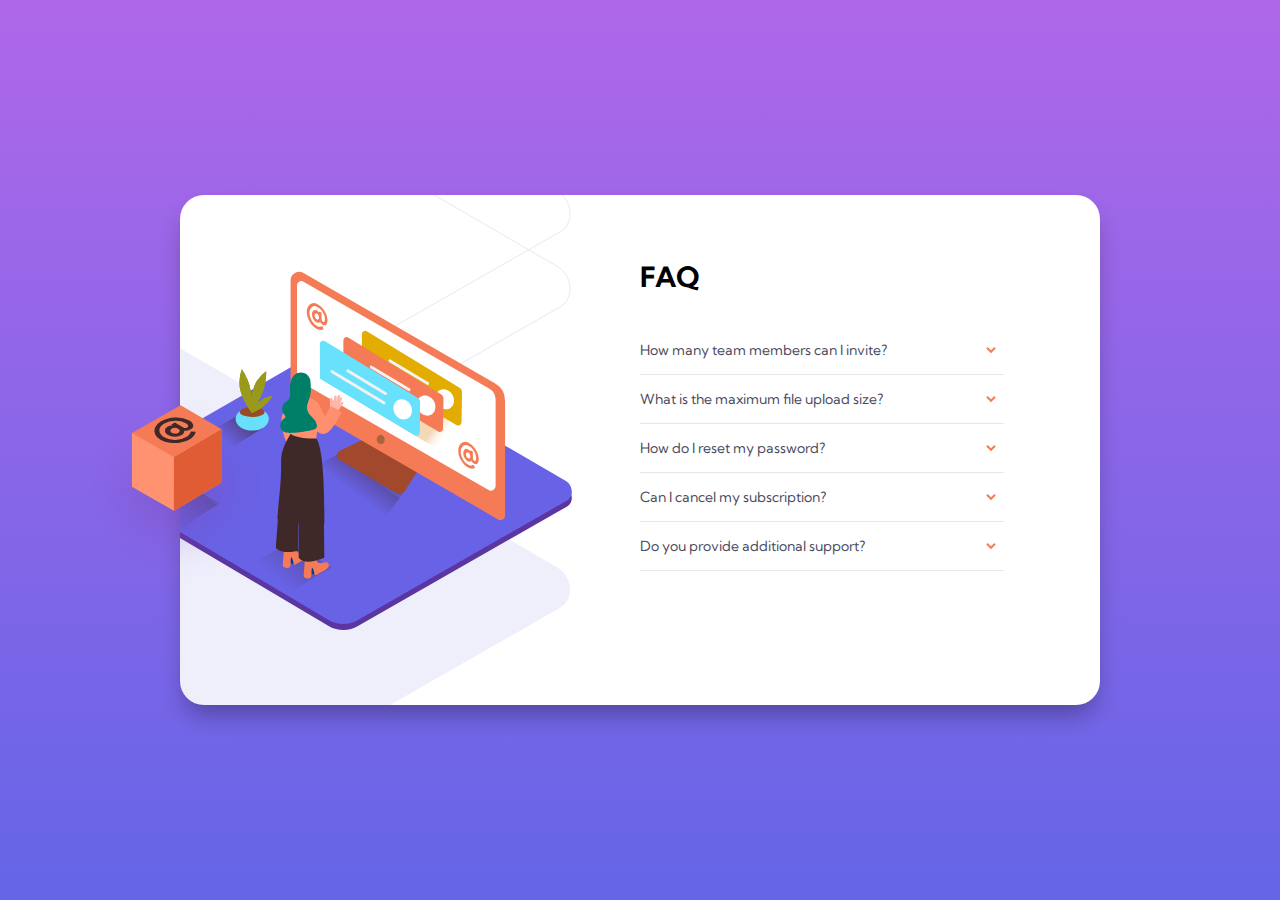
<file: faq-accordion-card-main/index.html>
<!DOCTYPE html>
<html lang="en">

<head>
  <meta charset="UTF-8">
  <meta name="viewport" content="width=device-width, initial-scale=1.0">
  <!-- displays site properly based on user's device -->

  <link rel="icon" type="image/png" sizes="32x32" href="./images/favicon-32x32.png">
  <link href="https://fonts.googleapis.com/css2?family=Kumbh+Sans:wght@400;700&display=swap" rel="stylesheet">
  <link rel="stylesheet" href="style.css">
  <title>Frontend Mentor | FAQ Accordion Card</title>

  <!-- Feel free to remove these styles or customise in your own stylesheet 👍 -->
  <style>
    .attribution {
      font-size: 11px;
      text-align: center;
    }

    .attribution a {
      color: hsl(228, 45%, 44%);
    }
  </style>
</head>

<body>
  <div class="mobilePicture">
    <img src="/faq-accordion-card-main/images/illustration-woman-online-mobile.svg" alt="mobile image">
  </div>
  <div class="panel">
    <div class="picture">
      <img src="/faq-accordion-card-main/images/illustration-box-desktop.svg" alt="desktop image">
    </div>

    <div class="faq">
      <h1>FAQ</h1>
      <ul>
        <li>
          <input type="radio" name="accordian" id="invite">
          <label for="invite">
            How many team members can I invite?
          </label>
          <article class="content">
            You can invite up to 2 additional users on the Free plan. There is no limit on
            team members for the Premium plan.
          </article>
        </li>
        <li>
          <input type="radio" name="accordian" id="size">
          <label for="size">
            What is the maximum file upload size?
          </label>
          <article class="content">
            No more than 2GB. All files in your account must fit your allotted storage space.
          </article>
        </li>
        <li>
          <input type="radio" name="accordian" id="password">
          <label for="password">
            How do I reset my password?
          </label>
          <article class="content">
            Click “Forgot password” from the login page or “Change password” from your profile page.
            A reset link will be emailed to you.
          </article>
        </li>
        <li>
          <input type="radio" name="accordian" id="subscription">
          <label for="subscription">
            Can I cancel my subscription?
          </label>
          <article class="content">
            Yes! Send us a message and we’ll process your request no questions asked.
          </article>
        </li>
        <li>
          <input type="radio" name="accordian" id="support">
          <label for="support">
            Do you provide additional support?
          </label>
          <article class="content">
            Chat and email support is available 24/7. Phone lines are open during normal business hours.
          </article>
        </li>
      </ul>

    </div>
  </div>
</body>

</html>
</file>
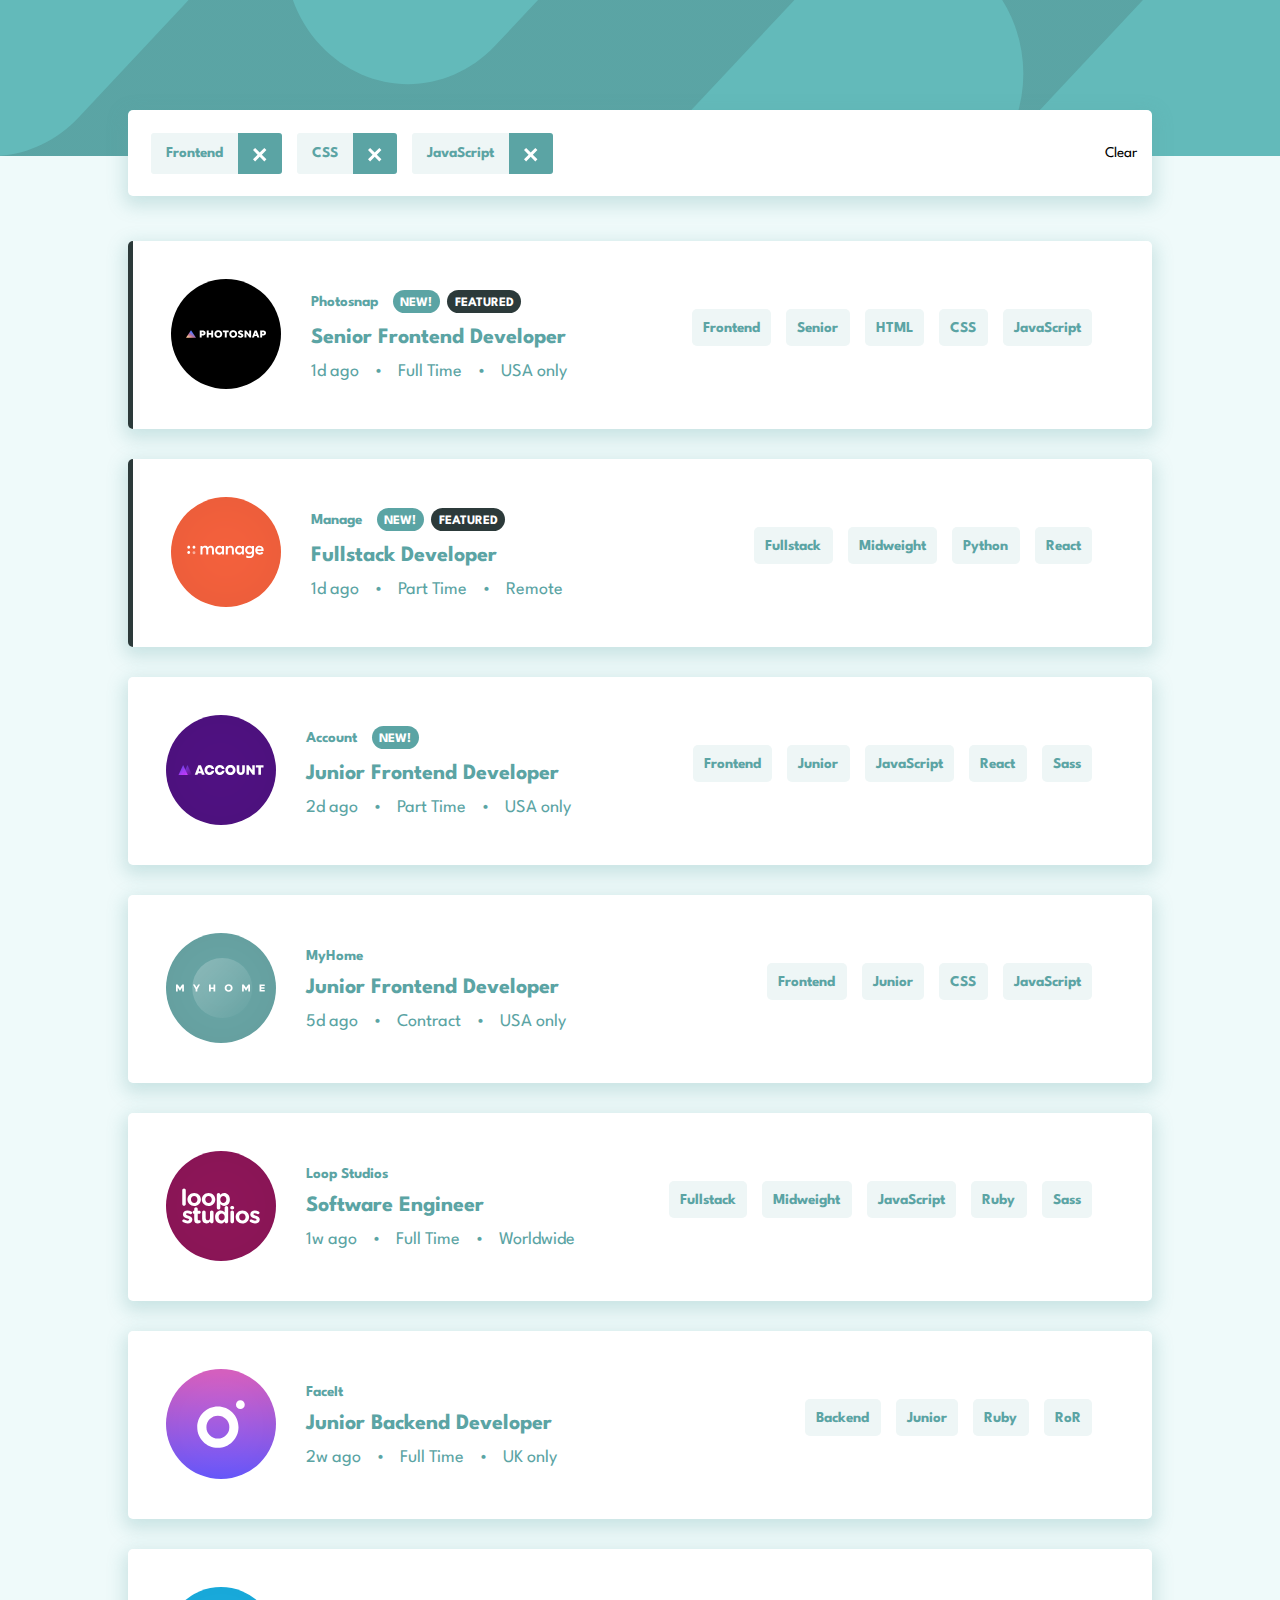
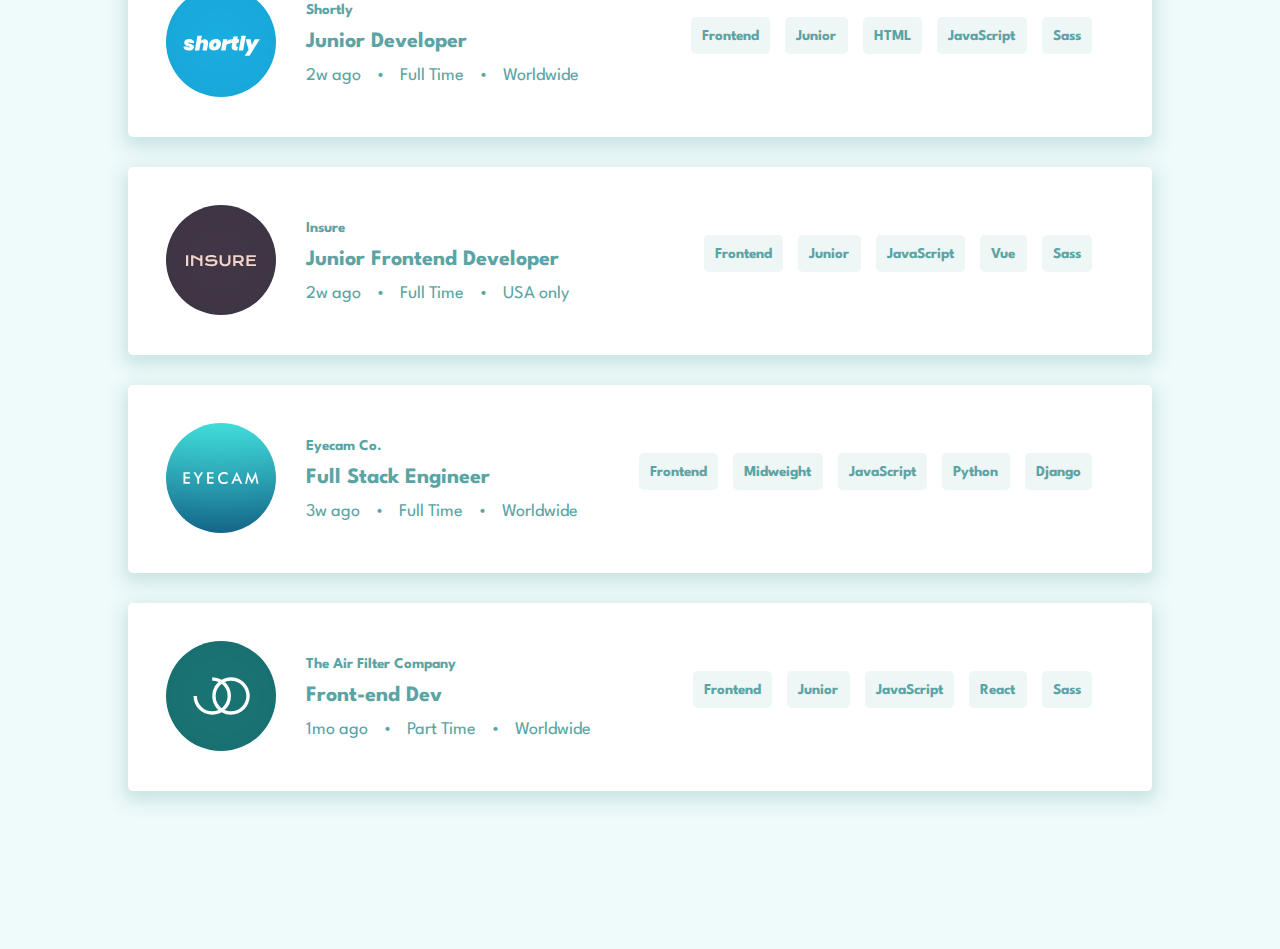
<file: static-job-listings-master/index.html>
<!DOCTYPE html>
<html lang="en">
<head>
  <meta charset="UTF-8">
  <meta name="viewport" content="width=device-width, initial-scale=1.0"> <!-- displays site properly based on user's device -->

  <link rel="icon" type="image/png" sizes="32x32" href="./images/favicon-32x32.png">
  <link href="https://fonts.googleapis.com/css2?family=Spartan:wght@500;700&display=swap" rel="stylesheet">
  <link rel="stylesheet" href="style.css">
  <title>Frontend Mentor | Job Listings</title>

  <!-- Feel free to remove these styles or customise in your own stylesheet 👍 -->
  <style>
    .attribution { font-size: 11px; text-align: center; }
    .attribution a { color: hsl(228, 45%, 44%); }
  </style>
</head>
<body>

  <div class="container">

    <div class="filter">
      <ul class="filterOptions">
        <li class="filterOption">
          <p>Frontend</p>
          <div class="deleteFilterOption"><img src="/static-job-listings-master/images/icon-remove.svg" alt=""></div>
        </li>
        <li class="filterOption">
          <p>CSS</p>
          <div class="deleteFilterOption"><img src="/static-job-listings-master/images/icon-remove.svg" alt=""></div>
        </li>
        <li class="filterOption">
          <p>JavaScript</p>
          <div class="deleteFilterOption"><img src="/static-job-listings-master/images/icon-remove.svg" alt=""></div>
        </li>
      </ul>
      <p>Clear</p>
    </div>

    <div class="jobList">

      <div class="jobPost featuredPost">
        <div class="postImage">
          <img src="/static-job-listings-master/images/photosnap.svg" alt="photosnap logo">
        </div>
        <div class="postBody">
          <div class="postAdvertiser">
            <p>Photosnap</p>
            <ul class="postTags">
              <li class="newTag">New!</li>
              <li class="featureTag">Featured</li>
            </ul>
          </div>
          <p class="jobTitle">Senior Frontend Developer</p>
          <div class="postDetails">
            <p class="postDetail">1d ago</p>
            <p class="postDetail">Full Time</p>
            <p class="postDetail">USA only</p>
          </div>
        </div>
        <div class="postKeyWords">
          <ul class="keyWords">
            <li>Frontend</li>
            <li>Senior</li>
            <li>HTML</li>
            <li>CSS</li>
            <li>JavaScript</li>
          </ul>
        </div>
      </div>

      <div class="jobPost featuredPost">
        <div class="postImage">
          <img src="/static-job-listings-master/images/manage.svg" alt="photosnap logo">
        </div>
        <div class="postBody">
          <div class="postAdvertiser">
            <p>Manage</p>
            <ul class="postTags">
              <li class="newTag">New!</li>
              <li class="featureTag">Featured</li>
            </ul>
          </div>
          <p class="jobTitle">Fullstack Developer</p>
          <div class="postDetails">
            <p class="postDetail">1d ago</p>
            <p class="postDetail">Part Time</p>
            <p class="postDetail">Remote</p>
          </div>
        </div>
        <div class="postKeyWords">
          <ul class="keyWords">
            <li>Fullstack</li>
            <li>Midweight</li>
            <li>Python</li>
            <li>React</li>
          </ul>
        </div>
      </div>

      <div class="jobPost">
        <div class="postImage">
          <img src="/static-job-listings-master/images/account.svg" alt="photosnap logo">
        </div>
        <div class="postBody">
          <div class="postAdvertiser">
            <p>Account</p>
            <ul class="postTags">
              <li class="newTag">New!</li>
            </ul>
          </div>
          <p class="jobTitle">Junior Frontend Developer</p>
          <div class="postDetails">
            <p class="postDetail">2d ago</p>
            <p class="postDetail">Part Time</p>
            <p class="postDetail">USA only</p>
          </div>
        </div>
        <div class="postKeyWords">
          <ul class="keyWords">
            <li>Frontend</li>
            <li>Junior</li>
            <li>JavaScript</li>
            <li>React</li>
            <li>Sass</li>
          </ul>
        </div>
      </div>

      <div class="jobPost">
        <div class="postImage">
          <img src="/static-job-listings-master/images/myhome.svg" alt="photosnap logo">
        </div>
        <div class="postBody">
          <div class="postAdvertiser">
            <p>MyHome</p>
          </div>
          <p class="jobTitle">Junior Frontend Developer</p>
          <div class="postDetails">
            <p class="postDetail">5d ago</p>
            <p class="postDetail">Contract</p>
            <p class="postDetail">USA only</p>
          </div>
        </div>
        <div class="postKeyWords">
          <ul class="keyWords">
            <li>Frontend</li>
            <li>Junior</li>
            <li>CSS</li>
            <li>JavaScript</li>
          </ul>
        </div>
      </div>

      <div class="jobPost">
        <div class="postImage">
          <img src="/static-job-listings-master/images/loop-studios.svg" alt="photosnap logo">
        </div>
        <div class="postBody">
          <div class="postAdvertiser">
            <p>Loop Studios</p>
          </div>
          <p class="jobTitle">Software Engineer</p>
          <div class="postDetails">
            <p class="postDetail">1w ago</p>
            <p class="postDetail">Full Time</p>
            <p class="postDetail">Worldwide</p>
          </div>
        </div>
        <div class="postKeyWords">
          <ul class="keyWords">
            <li>Fullstack</li>
            <li>Midweight</li>
            <li>JavaScript</li>
            <li>Ruby</li>
            <li>Sass</li>
          </ul>
        </div>
      </div>

      <div class="jobPost">
        <div class="postImage">
          <img src="/static-job-listings-master/images/faceit.svg" alt="photosnap logo">
        </div>
        <div class="postBody">
          <div class="postAdvertiser">
            <p>FaceIt</p>
          </div>
          <p class="jobTitle">Junior Backend Developer</p>
          <div class="postDetails">
            <p class="postDetail">2w ago</p>
            <p class="postDetail">Full Time</p>
            <p class="postDetail">UK only</p>
          </div>
        </div>
        <div class="postKeyWords">
          <ul class="keyWords">
            <li>Backend</li>
            <li>Junior</li>
            <li>Ruby</li>
            <li>RoR</li>
          </ul>
        </div>
      </div>

      <div class="jobPost">
        <div class="postImage">
          <img src="/static-job-listings-master/images/shortly.svg" alt="photosnap logo">
        </div>
        <div class="postBody">
          <div class="postAdvertiser">
            <p>Shortly</p>
          </div>
          <p class="jobTitle">Junior Developer</p>
          <div class="postDetails">
            <p class="postDetail">2w ago</p>
            <p class="postDetail">Full Time</p>
            <p class="postDetail">Worldwide</p>
          </div>
        </div>
        <div class="postKeyWords">
          <ul class="keyWords">
            <li>Frontend</li>
            <li>Junior</li>
            <li>HTML</li>
            <li>JavaScript</li>
            <li>Sass</li>
          </ul>
        </div>
      </div>

      <div class="jobPost">
        <div class="postImage">
          <img src="/static-job-listings-master/images/insure.svg" alt="photosnap logo">
        </div>
        <div class="postBody">
          <div class="postAdvertiser">
            <p>Insure</p>
          </div>
          <p class="jobTitle">Junior Frontend Developer</p>
          <div class="postDetails">
            <p class="postDetail">2w ago</p>
            <p class="postDetail">Full Time</p>
            <p class="postDetail">USA only</p>
          </div>
        </div>
        <div class="postKeyWords">
          <ul class="keyWords">
            <li>Frontend</li>
            <li>Junior</li>
            <li>JavaScript</li>
            <li>Vue</li>
            <li>Sass</li>
          </ul>
        </div>
      </div>

      <div class="jobPost">
        <div class="postImage">
          <img src="/static-job-listings-master/images/eyecam-co.svg" alt="photosnap logo">
        </div>
        <div class="postBody">
          <div class="postAdvertiser">
            <p>Eyecam Co.</p>
          </div>
          <p class="jobTitle">Full Stack Engineer</p>
          <div class="postDetails">
            <p class="postDetail">3w ago</p>
            <p class="postDetail">Full Time</p>
            <p class="postDetail">Worldwide</p>
          </div>
        </div>
        <div class="postKeyWords">
          <ul class="keyWords">
            <li>Frontend</li>
            <li>Midweight</li>
            <li>JavaScript</li>
            <li>Python</li>
            <li>Django</li>
          </ul>
        </div>
      </div>

      <div class="jobPost">
        <div class="postImage">
          <img src="/static-job-listings-master/images/the-air-filter-company.svg" alt="photosnap logo">
        </div>
        <div class="postBody">
          <div class="postAdvertiser">
            <p>The Air Filter Company</p>
          </div>
          <p class="jobTitle">Front-end Dev</p>
          <div class="postDetails">
            <p class="postDetail">1mo ago</p>
            <p class="postDetail">Part Time</p>
            <p class="postDetail">Worldwide</p>
          </div>
        </div>
        <div class="postKeyWords">
          <ul class="keyWords">
            <li>Frontend</li>
            <li>Junior</li>
            <li>JavaScript</li>
            <li>React</li>
            <li>Sass</li>
          </ul>
        </div>
      </div>

    </div>
  </div>

</body>
</html>
</file>
<file: faq-accordion-card-main/style.css>
* {
    box-sizing: border-box;
    margin: 0;
    padding: 0;
}

body {
    display: flex;
    height: 100vh;
    font-size: 14px;
    font-family: 'Kumbh Sans', sans-serif;
    background: transparent linear-gradient(to top , #6565e7, #af67e9) no-repeat fixed;
    justify-content: center;
    align-items: center;
}

.panel {
    background-color: white;
    background-image: url(/faq-accordion-card-main/images/bg-pattern-desktop.svg);
    background-position: -575px -280px;
    background-repeat: no-repeat;
    border-radius: 1.5rem;
    box-shadow: 0px 15px 25px -5px rgba(0,0,0,0.3);
    display: flex;
    flex-direction: row;
    width: 920px;
    height: 510px;
}

.picture {
    background-image:url(/faq-accordion-card-main/images/illustration-woman-online-desktop.svg);
    background-repeat: no-repeat;
    background-position: -80px 50%;
    flex: 1;
    padding: 3rem;
    display: flex;
    align-items: center;
    justify-content: flex-start;
}

.picture > img {
    transform: translate(-147px, 45px);
}

.faq {
    flex: 1;
    box-sizing: border-box;
    padding-top: 3rem;
    padding-right: 6rem;
}
.faq > h1 {
    margin-top: 1rem;
}
.faq > ul {
    padding: 0;
    margin-top: 2rem;
    list-style: none;
}
.faq > ul > li {
    border-bottom: 1px solid hsl(240, 5%, 91%);
}

/*Accordian is set up as a group of radio buttons
Content of the accordian must be hidden at the begining*/
input[type=radio] {
    display: none;
}

label {
    display: flex;
    cursor: pointer;
    color: hsl(237, 12%, 33%);
    line-height: 3rem;
    justify-content: space-between;
    align-items: center;
}

input:checked + label{
    font-weight: 700;
}

label:hover {
    color: hsl(14, 88%, 65%);
}

input + label:after {
    margin-right: .5rem;
    content: "";
    width: 10px;
    height: 7px;
    background: transparent url('/faq-accordion-card-main/images/icon-arrow-down.svg') no-repeat;
}

input:checked + label:after {
    margin-right: .5rem;
    content: "";
    width: 10px;
    height: 7px;
    background: transparent url('/faq-accordion-card-main/images/icon-arrow-down.svg') no-repeat;
    transform: rotate(180deg);
}

.content {
    display: none;
    color: hsl(240, 6%, 50%);
    padding-right: 1rem;
    padding-bottom: 1rem;
    font-size: small;
    line-height: 1.25rem;
}

input:checked ~ .content {
    display: block;
}

.mobilePicture {
    display: none;
}

/* Mobile version */
@media screen and (max-width: 810px) {
    body {
        height: 100%;
        flex-direction: column;
    }

    .panel {
        background-image: url(/faq-accordion-card-main/images/bg-pattern-mobile.svg);
        background-position: center 0px;
        display: block;
        max-width: 95%;
        height: auto;
        transform: translateY(-75px);
    }

    .faq {
        padding: 1rem;
        margin-top: 5rem;
        margin-bottom: 2rem;
    }

    .faq > h1 {
        text-align: center;
        margin-top: 2rem;
    }

    .mobilePicture {
        display: block;
        z-index: 1000;
        transform: translate(-15px, 15px);
    }
    .picture {
        display: none;
    }
}
</file>
<file: static-job-listings-master/style.css>
:root {
    --DesaturatedDarkCyan: hsl(180, 29%, 50%);
    --LightGrayishCyanBackground: hsl(180, 52%, 96%);
    --LightGrayishCyanFilterTablets: hsl(180, 31%, 95%);
    --DarkGrayishCyan: hsl(180, 8%, 52%);
    --VeryDarkGrayishCyan: hsl(180, 14%, 20%);
}

* {
    margin: 0;
    padding: 0;
    box-sizing: border-box;
    font-size: 15px;
    font-family: 'Spartan', sans-serif;
}

body {
    background-color: var(--LightGrayishCyanBackground);
}

.container {
    height: auto;
    background: url(/static-job-listings-master/images/bg-header-desktop.svg), linear-gradient(to bottom, var(--DesaturatedDarkCyan) 156px, var(--LightGrayishCyanBackground) 100%);
    background-repeat: no-repeat;
    background-size: 100% 156px;
    padding: 110px 10% 10% 10%;
}

.filter {
    display: flex;
    flex-direction: row;
    padding: 1rem;
    margin-bottom: 1rem;
    border-radius: 5px;
    box-shadow: 0px 6px 17px 4px rgb(91, 164, 164, .25);
    background-color: white;
    justify-content: space-between;
    align-items: center;
}

.filter > p:hover {
    color: var(--DesaturatedDarkCyan);
    text-decoration: underline;
    cursor: pointer;
}

.filterOptions {
    display: flex;
    flex-wrap: wrap;
}

.filterOption {
    display: flex;
    border-radius: 3px;
    background-color: var(--LightGrayishCyanFilterTablets);
    color: var(--DesaturatedDarkCyan);
    font-weight: 700;
    margin: .5rem;
    align-items: center;
}
.filterOption > p {
    padding-left: 1rem;
    padding-right: 1rem;
}

.deleteFilterOption {
    background-color: var(--DesaturatedDarkCyan);
    border-top-right-radius: 3px;
    border-bottom-right-radius: 3px;
    padding: 1rem;
    padding-bottom: .6rem;
}

.deleteFilterOption:hover {
    background-color: var(--VeryDarkGrayishCyan);
}

.jobList {
    display: block;
    margin-top: 3rem;
}

.jobPost {
    display: flex;
    flex-direction: row;
    padding: 2.5rem;
    background-color: white;
    border-radius: 5px;
    margin-bottom: 2rem;
    box-shadow: 0px 6px 17px 4px rgb(91, 164, 164, .25);
}

.featuredPost {
    border-left: 5px solid var(--VeryDarkGrayishCyan);
}

.postImage {
    margin-right: 2rem;
    align-self: center;
}

.postImage > img {
    width: 110px;
    height: 110px;
}

.postBody {
    display: flex;
    flex-direction: column;
    justify-content: center;
    margin-right: 2rem;
}

.postAdvertiser {
    display: flex;
    flex-direction: row;
    align-items: center;
}
.postAdvertiser > p {
    color: var(--DesaturatedDarkCyan);
    font-weight: 700;
    margin-right: .5rem;
}
.postAdvertiser > ul {
    list-style: none;
    display: flex;
    flex-direction: row;
}

.postAdvertiser > ul > li{
    margin-left: .5rem;
    padding: .5rem;
    padding-bottom: .25rem;
    border-radius: 15px/15px;
    text-transform: uppercase;
    text-align: center;
    font-weight: 700;
    color: white;
    font-size: small;
}
.newTag {
    background-color: var(--DesaturatedDarkCyan);
}

.featureTag {
    background-color: var(--VeryDarkGrayishCyan);
}

.postDetails {
    display: flex;
    flex-direction: row;
}

.postDetail:not(:last-child):after {
    content: "•";
    margin-left: 1rem;
    margin-right: 1rem;
}

.jobTitle {
    color: var(--DesaturatedDarkCyan);
    font-weight: 700;
    font-size: 22px;
    margin-top: 1rem;
    margin-bottom: 1rem;
}
.postDetail {
    color: var(--DesaturatedDarkCyan);
    font-size: larger;
}

.postKeyWords {
    display: flex;
    flex: 1;
    align-items: center;
    justify-content: flex-end;
}

.keyWords {
    display: flex;
    flex-wrap: wrap;
    border-radius: 3px;
    color: var(--DesaturatedDarkCyan);
    font-weight: 700;
    margin: .5rem;
    align-items: center;
    list-style: none;
}

.keyWords > li {
    background-color: var(--LightGrayishCyanFilterTablets);
    padding: .75rem;
    border-radius: 5px;
    margin-right: 1rem;
    margin-bottom: 1rem;
}

.keyWords > li:hover {
    background-color: var(--DesaturatedDarkCyan);
    color: white;
}

@media (max-width: 1025px) {
    .container {
        padding: 110px 5% 5% 5%;
    }
    .postAdvertiser > ul > li{
        font-size: 12px;
    }
    .jobTitle {
        font-size: 16px;
    }
    .postDetail {
        font-size: 14px;
    }
    .keyWords > li {
        padding: .5rem;
    }
}

@media screen and (max-width: 769px) {

    .container {
        background: url(/static-job-listings-master/images/bg-header-mobile.svg), linear-gradient(to bottom, var(--DesaturatedDarkCyan) 156px, var(--LightGrayishCyanBackground) 100%);
        background-repeat: no-repeat;
        background-size: 100% 156px;
    }

    .filter {
        padding: .5rem;
        padding-right: 1rem;
    }

    .filterOption {
        margin: .5rem;
    }
    .filterOption > p {
        padding-left: .5rem;
        padding-right: .5rem;
    }

    .deleteFilterOption {
        padding: .5rem;
        padding-bottom: .2rem;
    }

    .jobPost {
        flex-direction: column;
        padding: 1rem;
        margin-bottom: 4rem;
    }

    .postImage {
        align-self: flex-start;
        transform: translateY(-40px);
        height: 16px;
    }

    .postImage > img {
        width: 50px;
        height: 50px;
    }

    .postBody {
        margin-right: 0;
        padding-bottom: 1rem;
        border-bottom: 1px solid var(--DesaturatedDarkCyan);
    }

    .postAdvertiser > p {
        font-size: small;
    }

    .postAdvertiser > ul > li{
        font-size: 10px;
    }

    .postDetail:not(:last-child):after {
        margin-left: .5rem;
        margin-right: .5rem;
    }

    .jobTitle {
        color: var(--VeryDarkGrayishCyan);
        font-size: 14px;
    }

    .postDetail {
        font-size: 12px;
    }

    .keyWords {
        margin: 0;
        padding: 0;
    }

    .keyWords > li {
        font-size: smaller;
        margin: 0rem;
        margin-top: 1rem;
        margin-right: 1rem;
    }
}
</file>
